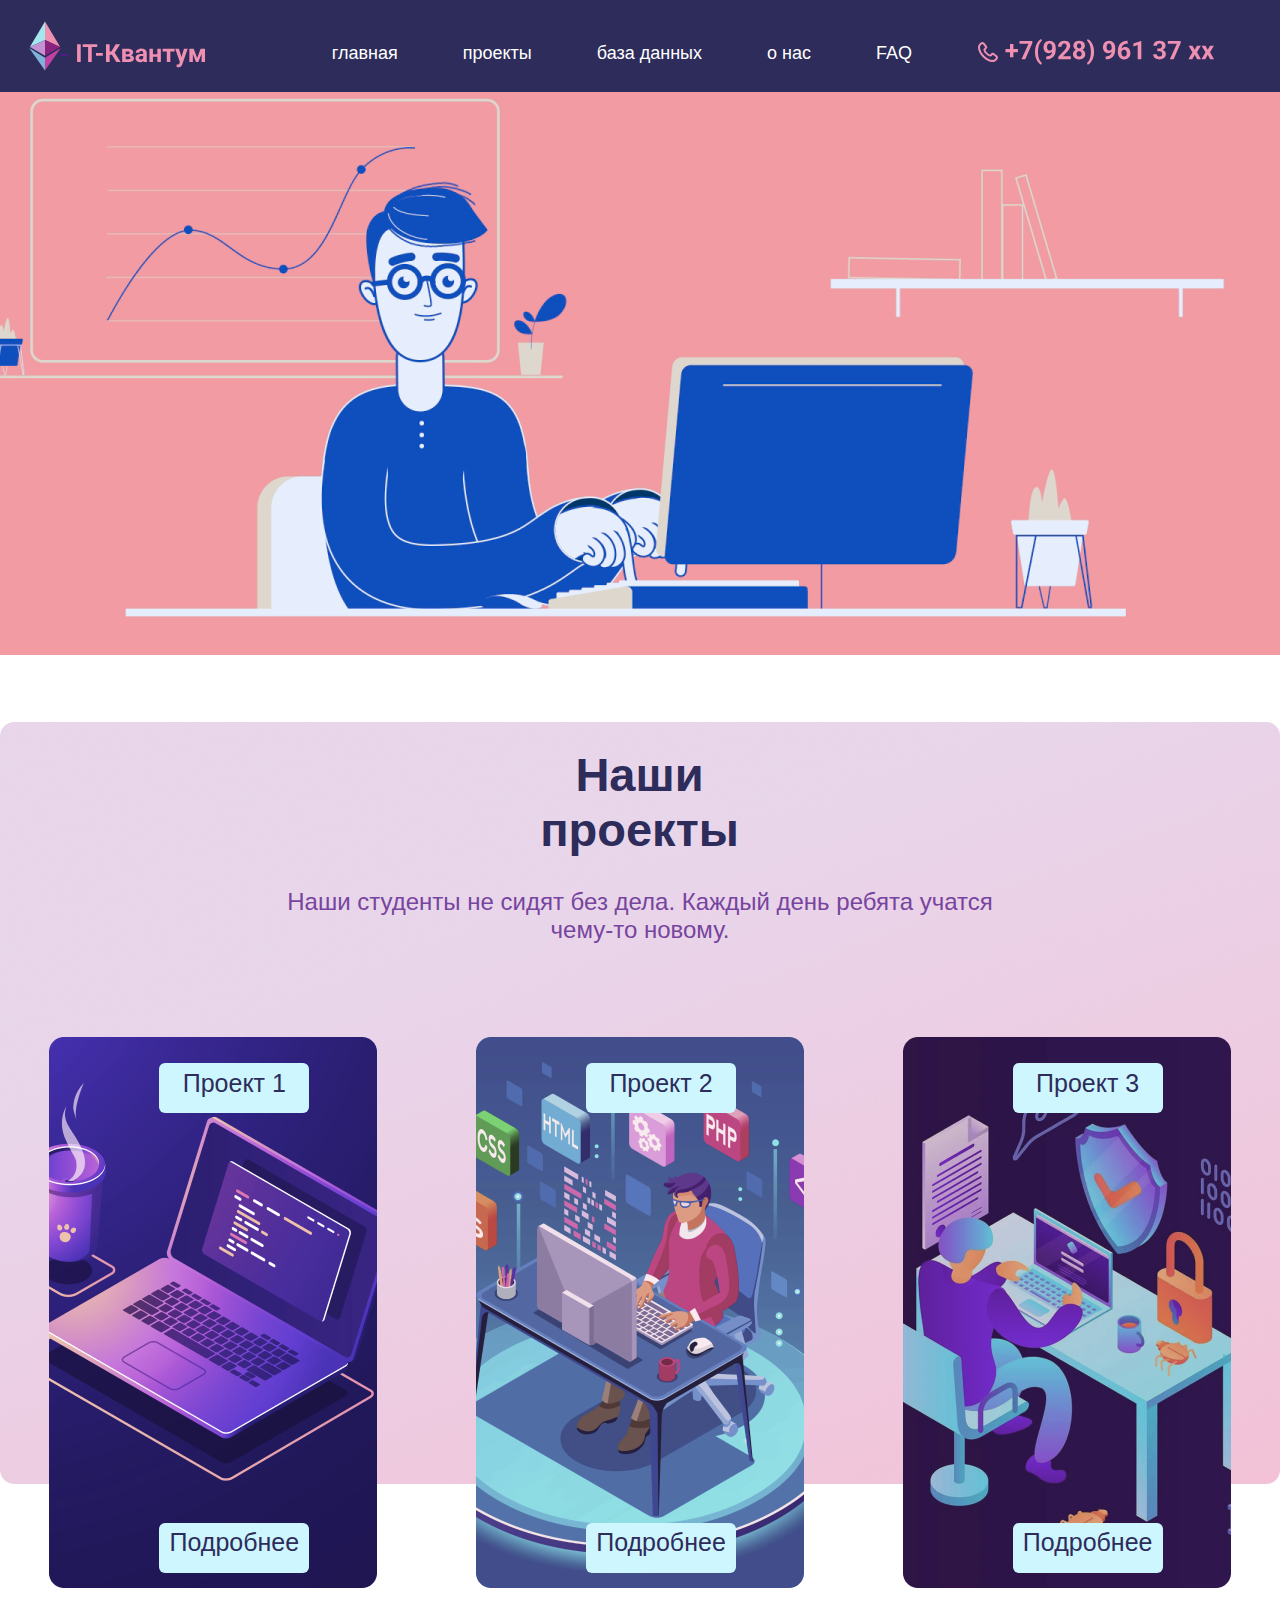
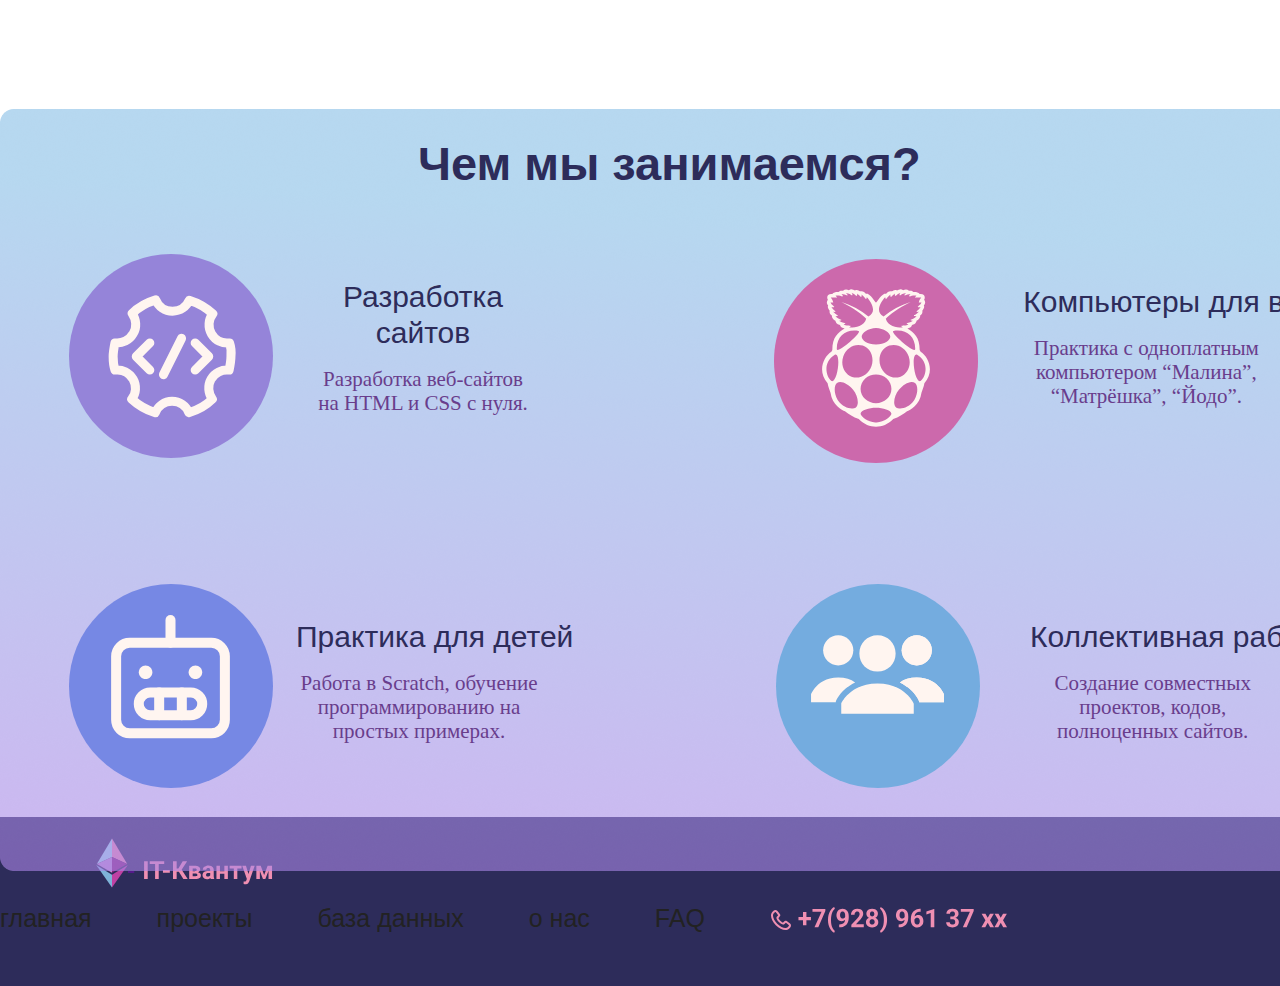
<file: index.html>
<!DOCTYPE html>
<html lang="en">
<head>
    <meta charset="UTF-8">
    <meta http-equiv="X-UA-Compatible" content="IE=edge">
    <meta name="viewport" content="width=device-width, initial-scale=1.0">
    <title>Document</title>
    <link rel="stylesheet" href="./css/index.css">
</head>
<body>
    <header class="header">
        <div class="wrapper">
            <div class="header__wrapper">
                <div class="header__logo">
                    <a href="" class="header__logo-link">
                        <img src="./image/svg/Ethereum.svg" alt="#" class="header__logo-link" >
                    </a>
                    <a href="" class="header__logo-linkkk">
                        <img src="./image/svg/IT-Квантум.svg" alt="#" class="header__logo-linkkk">
                    </a>
                </div>
           
            
           <nav class="header__nav">
                <ul class="header__list">
                    <li class="header__item">
                        <a href="./index.html" class="header__link">главная</a>
                    </li>
                    
                    <li class="header__item">
                        <a href="#" class="header__link">проекты</a>
                    </li>
                    
                    <li class="header__item">
                        <a href="./bazaznaniy.html"class="header__link">база данных</a>
                    </li>
                    
                    <li class="header__item" >
                        <a href="#" class="header__link">o нас</a>
                    </li>
                    
                    <li class="header__item">
                        <a href="#" class="header__link">FAQ</a>
                    </li>
                    
                    <li class="header__item">
                        <img src="./image/svg/Vector.svg" alt="#" class="header__link" >
                        <img src="./image/svg/+7(928) 961 37 xx.svg" alt="#" class="header__link" width="210px" height="30px">
                    </li>
                </ul>
            </nav>
        </div>
    </div>
</header>

<main class="main">
    <section class="intro"></section>




    <section class="block2"></section>
</main>


<section class="project">
    <div class="project__wrap">
            <h2 class="project__title">
                Наши проекты
            </h2>
            <p class="project__title-2">
                Наши студенты не сидят без дела. Каждый день ребята учатся чему-то новому.
            </p>
           
    
        <div class="sdasde">
            <div class="project-1">
                <div class="project__button">
                        <img src="image/svg/Rectangle 1.png" alt="#">
                        <p class="w"> Проект 1</p>
                        <a href="#" class="h">Подробнее</a>
                </div>
            </div>
            <div class="project-1">
                <div class="project__button">
                    <img src="image/svg/Rectangle 3.png" alt="#">
                    <p class="w"> Проект 2</p>
                    <a href="#" class="h">Подробнее</a>
                </div>
            </div>
            <div class="project-1">
                <div class="project__button">
                    <img src="image/svg/Rectangle2 (1).png" alt="#">
                    <p class="w"> Проект 3</p>
                    <a href="#" class="h">Подробнее</a>
                </div>
            </div>
        </div>



<div class="block">
    <div class="block__wrapp">
        <h1 class="block__title">Чем мы занимаемся?</h1>
        <div class="block__cards__wrapp">
        
            <div class="block__card">
                <img src="./image/svg/круг 1.svg" alt="" width="204px" height="204px"  class="ttt"> 
                <img src="./image/svg/code_icon.svg" alt="" class="ph">
                    <div class="block__p">
                        <h2 class="d">Разработка <br> сайтов</h2>
                        <p class="block__ppp">Разработка веб-сайтов <br> на HTML и CSS с нуля.</p>
                    </div> 
            </div>
            
            
            <div class="block__card">
                <img src="./image/svg/круг 2.svg" alt="" width="204px" height="204px" class="tt">
                <img src="./image/svg/robot_icon_2.svg" alt="" class="php">
                <div class="block__k">
                    <h2 class="d">Практика для детей</h2>
                    <p class="block__ppp">Работа в Scratch, обучение программированию на простых примерах.</p>
                </div>
            </div>
     

            <div class="block__card">
                <img src="./image/svg/круг3.svg" alt="" width="204px" height="204px" class="ppp">
                <img src="./image/svg/path5175-4.svg" alt="" class="kkk">
                <div class="block__l">
                    <h2 class="d">Компьютеры для всех</h2>
                    <p class="block__ppp">Практика с одноплатным компьютером “Малина”, “Матрёшка”, “Йодо”.</p>
                </div>
            </div>
            
            
            <div class="block__card">
                <img src="./image/svg/круг 4.svg" alt="" width="204px" height="204px" class="ggg">
                <img src="./image/svg/people_icon.svg" alt="" class="rrr">
                <div class="block__y">
                    <h2 class="d">Коллективная работа</h2>
                    <p class="block__ppp">Создание совместных проектов, кодов, полноценных сайтов.</p>
                </div>
            </div>
        </div>
    </div>
</div>

</section>

<main class="main1">
    

   <header class="header1">
        <div class="wrapper1">
            <div class="header__wrapper1">
                <div class="header__logo1">
                    <a href="" class="header__logo-link1">
                        <img src="./image/svg/Ethereum.svg" alt="#" class="header__logo-link1" >
                    </a>
                    <a href="" class="header__logo-linkkk1">
                        <img src="./image/svg/IT-Квантум.svg" alt="#" class="header__logo-linkkk1">
                    </a>
                </div>
           
            
           <nav class="header__nav1">
                <ul class="header__list1">
                    <li class="header__item1">
                       главная
                   </li>
                    
                    <li class="header__item1">
                       проекты
                    </li>
                    
                    <li class="header__item1">
                       база данных
                    </li>
                    
                    <li class="header__item1" >
                        o нас
                    </li>
                    
                    <li class="header__item1">
                        FAQ
                    </li>
                    
                    <li class="header__item1">
                        <img src="./image/svg/Vector.svg" alt="#" class="header__link1" >
                        <img src="./image/svg/+7(928) 961 37 xx.svg" alt="#" class="header__link1" width="210px" height="30px">
                    </li>
                </ul>
            </nav>
        </div>
    </div>

</header>

</main>


</body>
</html>
</file>
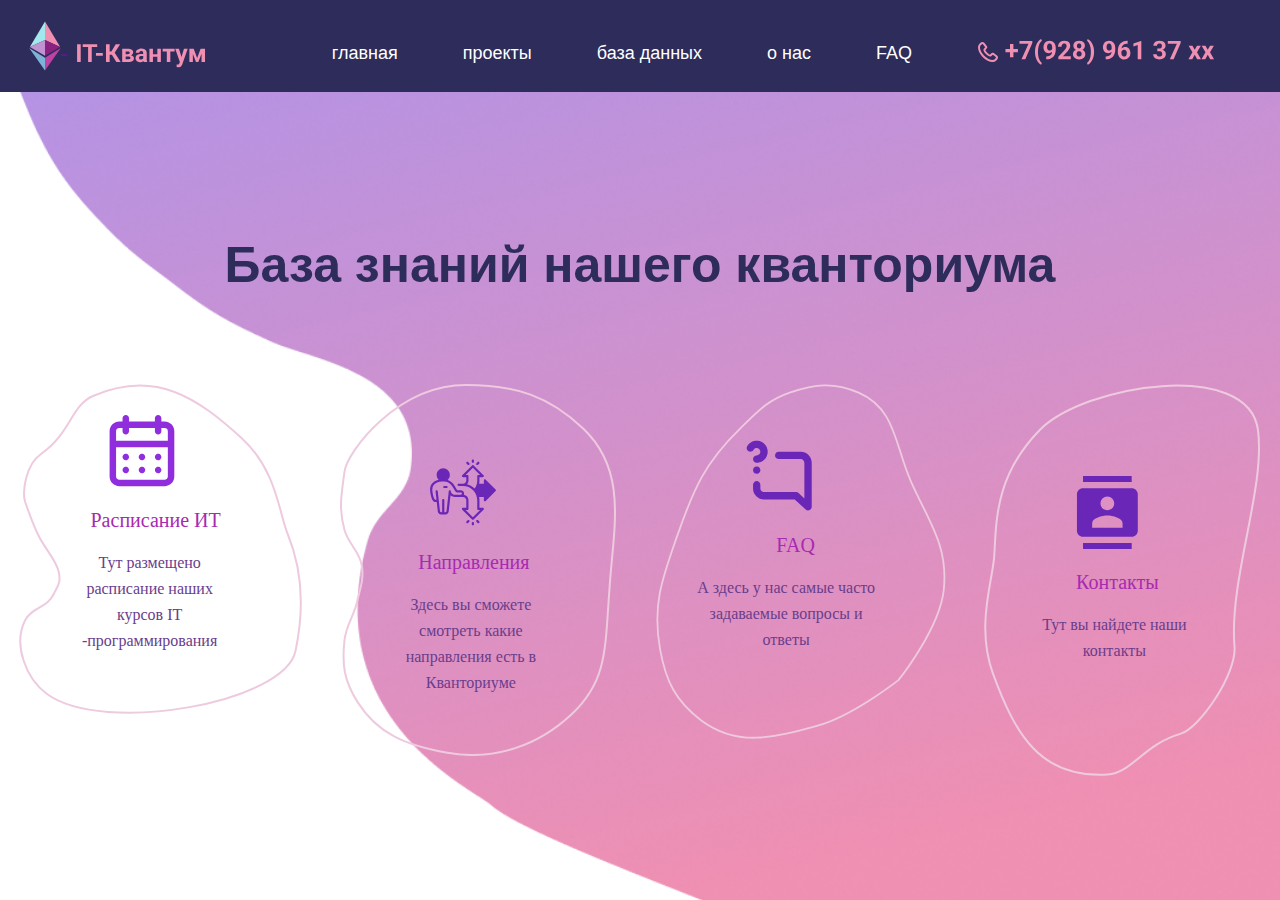
<file: bazaznaniy.html>
<!DOCTYPE html>
<html lang="en">
<head>
    <meta charset="UTF-8">
    <meta http-equiv="X-UA-Compatible" content="IE=edge">
    <meta name="viewport" content="width=device-width, initial-scale=1.0">
    <title>bazaznaniy</title>
    <link rel="stylesheet" href="./css/bazaznaniy.css">
</head>
<body>
    
    
    
    <header class="header">
        <div class="wrapper">
            <div class="header__wrapper">
                <div class="header__logo">
                    <a href="" class="header__logo-link">
                        <img src="./image/svg/Ethereum.svg" alt="#" class="header__logo-link" >
                    </a>
                    <a href="" class="header__logo-linkkk">
                        <img src="./image/svg/IT-Квантум.svg" alt="#" class="header__logo-linkkk">
                    </a>
                </div>
           
            
           <nav class="header__nav">
                <ul class="header__list">
                    <li class="header__item">
                        <a href="./index.html" class="header__link">главная</a>
                    </li>
                    
                    <li class="header__item">
                        <a href="#" class="header__link">проекты</a>
                    </li>
                    
                    <li class="header__item">
                        <a href="./bazaznaniy.html"class="header__link">база данных</a>
                    </li>
                    
                    <li class="header__item" >
                        <a href="#" class="header__link">o нас</a>
                    </li>
                    
                    <li class="header__item">
                        <a href="#" class="header__link">FAQ</a>
                    </li>
                    
                    <li class="header__item">
                        <img src="./image/svg/Vector.svg" alt="#" class="header__link" >
                        <img src="./image/svg/+7(928) 961 37 xx.svg" alt="#" class="header__link" width="210px" height="30px">
                    </li>
                </ul>
            </nav>
        </div>
    </div>


   
   
</header>
   
   
    <div class="kokokokokoook">
            <h1 class="rrrrrrrrrsads">База знаний нашего кванториума</h1>
    
     <div class="sdasde">
       
        <div class="project-1">
            <div class="project__button">
                    <img src="./image/bazaznaniy/Vector 1.svg" alt="#" >
                    <img id="image-1    " src="./image/bazaznaniy/Raspisanie.svg" alt="" class="gggggggggfffff">
                    <a href="./raspisanie.html" class="lojlo">Расписание ИТ</a>
                    <p class="lklklklkl">Тут размещено расписание наших <br> курсов IT <br> -программирования </p>
        
            </div>
        </div>
        
        <div class="project-1">
            <div class="project__button">
                <img src="./image/bazaznaniy/Vector 2.svg"alt="#">
                <img src="./image/bazaznaniy/path3220.svg" alt="" class="gggggggggfffff">
                    <a href="" class="pplp">Направления</a>
                    <p class="lklklklkl">Здесь вы сможете смотреть какие направления есть в Кванториуме</p>
              
            </div>
        </div>
        
        <div class="project-1">
            <div class="project__button">
                <img src="./image/bazaznaniy/Vector 3.svg"alt="#">
                <img src="./image/bazaznaniy/FAQ.svg" alt="" class="gggggggggfffff">
                    <a href="" class="lojlo">FAQ</a>
                    <p class="lklklklkl">А здесь у нас самые часто задаваемые вопросы и ответы</p>
                
            </div>
        </div>
        
        <div class="project-1">
            <div class="project__button">
                <img src="./image/bazaznaniy/Vector 4.svg" alt="#">
                <img id="image-4" src="./image/bazaznaniy/kontakti.svg" alt="" class="gggggggggfffff">
                    <a href="" class="lojlo">Контакты</a>
                    <p class="lklklklkl">Тут вы найдете наши контакты</p>

            </div>
        </div> 
    
    </div>
    

</div>



</body>
</html>
</file>
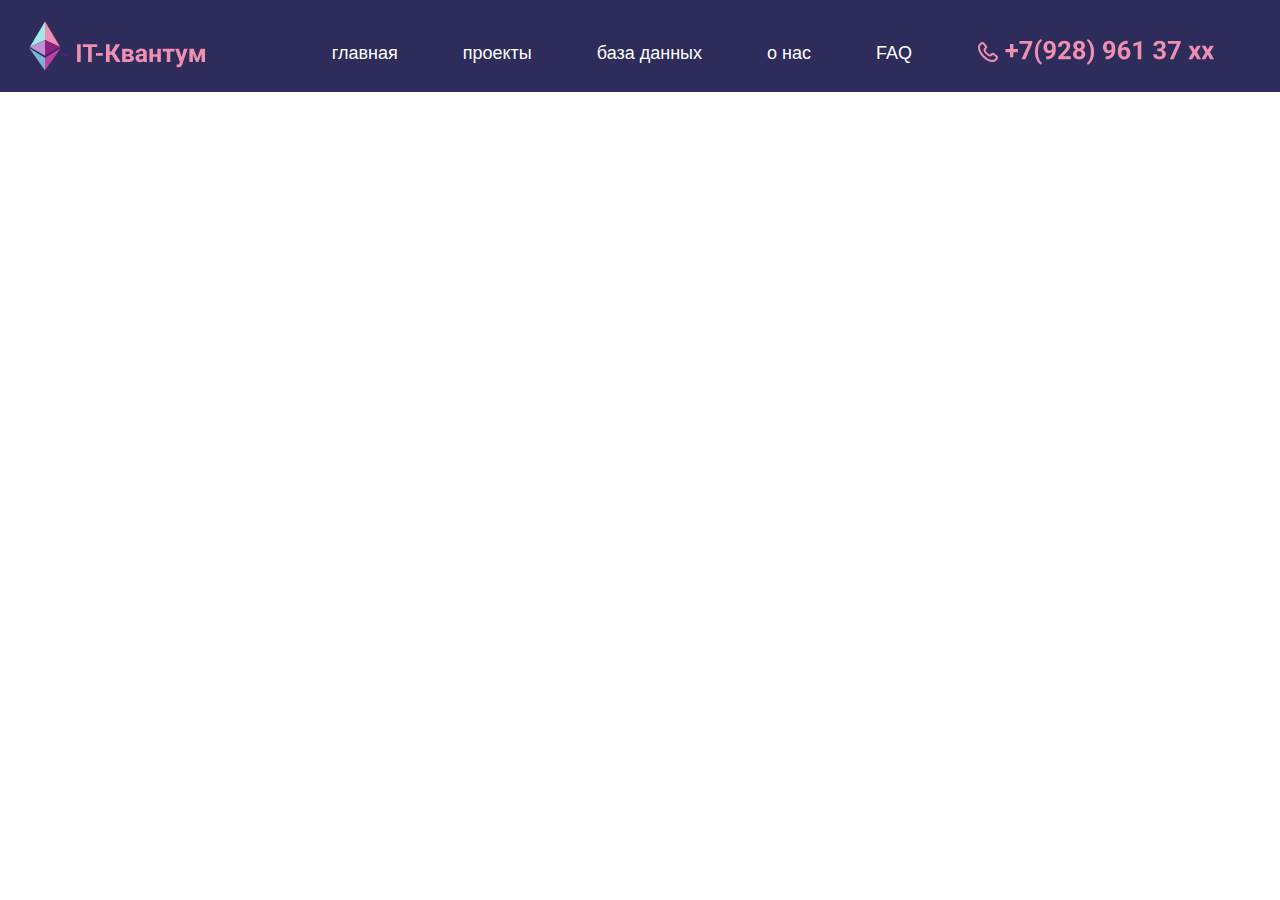
<file: kvantum.html>
<!DOCTYPE html>
<html lang="en">
<head>
    <meta charset="UTF-8">
    <meta http-equiv="X-UA-Compatible" content="IE=edge">
    <meta name="viewport" content="width=device-width, initial-scale=1.0">
    <title>kvantum</title>
    <link rel="stylesheet" href="./css/kvantum.css">
</head>
<body>
    
    <section class="rerew">
    
    <header class="header">
        <div class="wrapper">
            <div class="header__wrapper">
                <div class="header__logo">
                    <a href="" class="header__logo-link">
                        <img src="./image/svg/Ethereum.svg" alt="#" class="header__logo-link" >
                    </a>
                    <a href="" class="header__logo-linkkk">
                        <img src="./image/svg/IT-Квантум.svg" alt="#" class="header__logo-linkkk">
                    </a>
                </div>
           
            
           <nav class="header__nav">
                <ul class="header__list">
                    <li class="header__item">
                        <a href="./index.html" class="header__link">главная</a>
                    </li>
                    
                    <li class="header__item">
                        <a href="#" class="header__link">проекты</a>
                    </li>
                    
                    <li class="header__item">
                        <a href="./bazaznaniy.html"class="header__link">база данных</a>
                    </li>
                    
                    <li class="header__item" >
                        <a href="#" class="header__link">o нас</a>
                    </li>
                    
                    <li class="header__item">
                        <a href="#" class="header__link">FAQ</a>
                    </li>
                    
                    <li class="header__item">
                        <img src="./image/svg/Vector.svg" alt="#" class="header__link" >
                        <img src="./image/svg/+7(928) 961 37 xx.svg" alt="#" class="header__link" width="210px" height="30px">
                    </li>
                </ul>
            </nav>
        </div>
    </div>


   
   
</header>
   
   
</section>

</body>
</html>
</file>
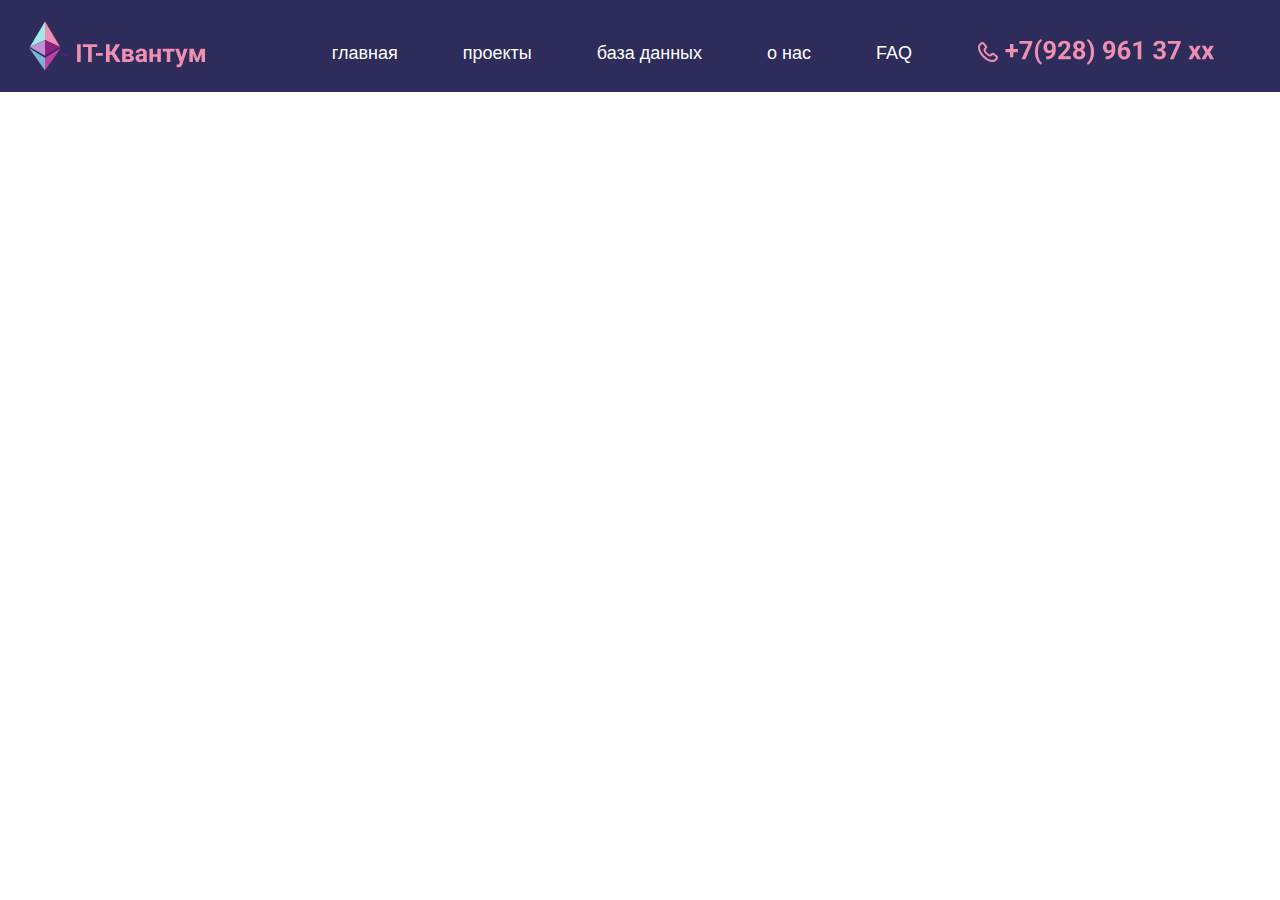
<file: napravleniya.html>
<!DOCTYPE html>
<html lang="en">
<head>
    <meta charset="UTF-8">
    <meta http-equiv="X-UA-Compatible" content="IE=edge">
    <meta name="viewport" content="width=device-width, initial-scale=1.0">
    <title>napravleniya</title>
    <link rel="stylesheet" href="./css/napravleniye.css">
</head>
<body>
    <section class="wrap">
    <header class="header">
        <div class="wrapper">
            <div class="header__wrapper">
                <div class="header__logo">
                    <a href="" class="header__logo-link">
                        <img src="./image/svg/Ethereum.svg" alt="#" class="header__logo-link" >
                    </a>
                    <a href="" class="header__logo-linkkk">
                        <img src="./image/svg/IT-Квантум.svg" alt="#" class="header__logo-linkkk">
                    </a>
                </div>
           
            
           <nav class="header__nav">
                <ul class="header__list">
                    <li class="header__item">
                        <a href="./index.html" class="header__link">главная</a>
                    </li>
                    
                    <li class="header__item">
                        <a href="#" class="header__link">проекты</a>
                    </li>
                    
                    <li class="header__item">
                        <a href="./bazaznaniy.html"class="header__link">база данных</a>
                    </li>
                    
                    <li class="header__item" >
                        <a href="#" class="header__link">o нас</a>
                    </li>
                    
                    <li class="header__item">
                        <a href="#" class="header__link">FAQ</a>
                    </li>
                    
                    <li class="header__item">
                        <img src="./image/svg/Vector.svg" alt="#" class="header__link" >
                        <img src="./image/svg/+7(928) 961 37 xx.svg" alt="#" class="header__link" width="210px" height="30px">
                    </li>
                </ul>
            </nav>
        </div>
    </div>


   
   
</header>
   
</section>
   
</body>
</html>
</file>
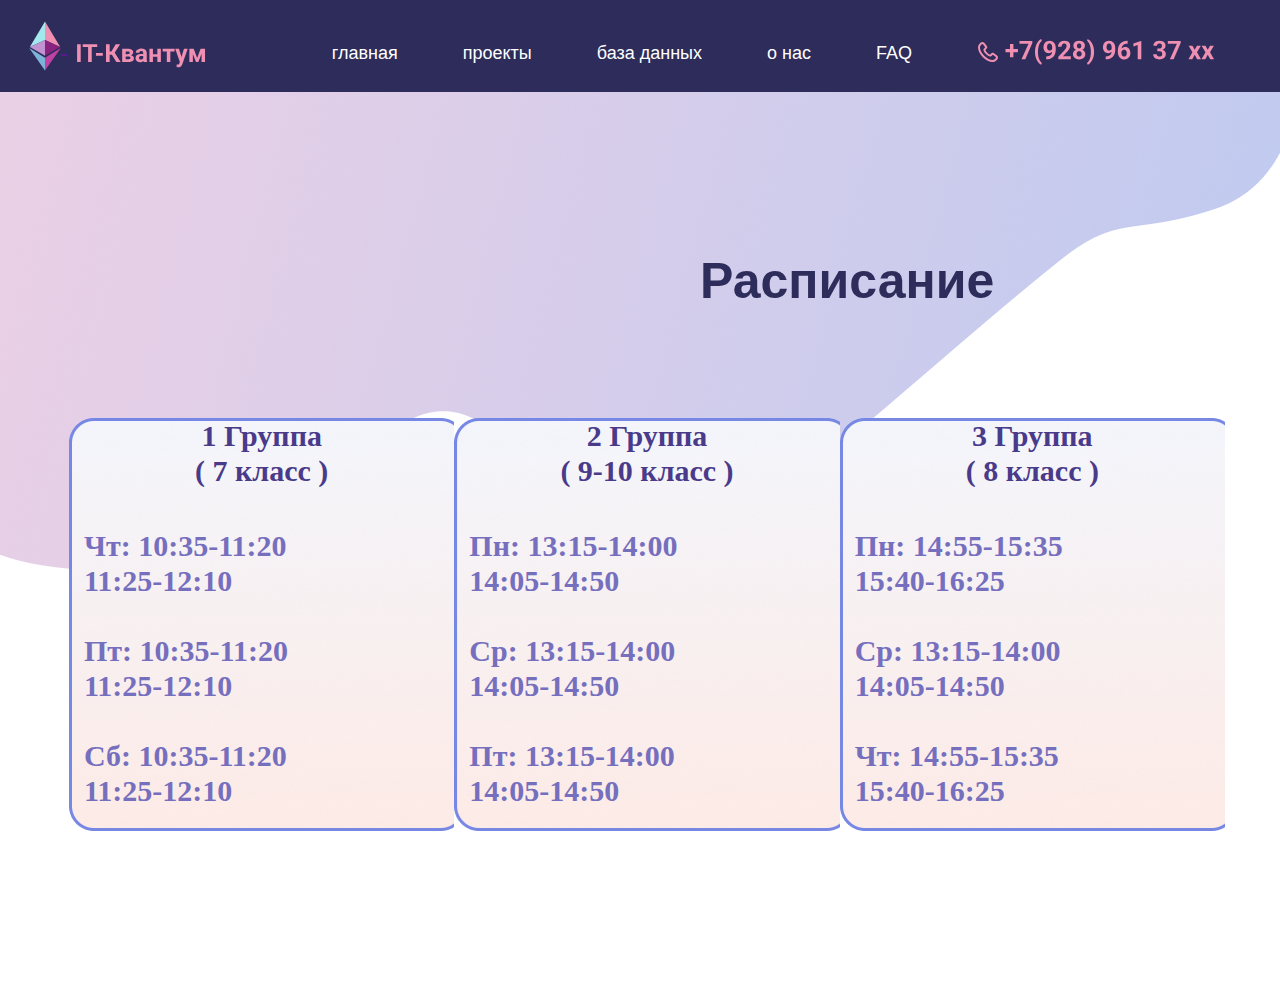
<file: raspisanie.html>
<!DOCTYPE html>
<html lang="en">
<head>
    <meta charset="UTF-8">
    <meta http-equiv="X-UA-Compatible" content="IE=edge">
    <meta name="viewport" content="width=device-width, initial-scale=1.0">
    <title>bazaznaniy</title>
    <link rel="stylesheet" href="./css/raspisanie.css">
</head>
<body>
    
<header class="header">
    <div class="wrapper">
        <div class="header__wrapper">
            <div class="header__logo">
                <a href="" class="header__logo-link">
                    <img src="./image/svg/Ethereum.svg" alt="#" class="header__logo-link" >
                </a>
                <a href="" class="header__logo-linkkk">
                    <img src="./image/svg/IT-Квантум.svg" alt="#" class="header__logo-linkkk">
                </a>
            </div>
           
            
        <nav class="header__nav">
            <ul class="header__list">
                <li class="header__item">
                    <a href="./index.html" class="header__link">главная</a>
                </li>
                    
                <li class="header__item">
                    <a href="#" class="header__link">проекты</a>
                </li>
                    
                <li class="header__item">
                    <a href="./bazaznaniy.html"class="header__link">база данных</a>
                </li>
                    
                <li class="header__item" >
                    <a href="#" class="header__link">o нас</a>
                </li>
                    
                <li class="header__item">
                    <a href="#" class="header__link">FAQ</a>
                </li>
                    
                <li class="header__item">
                    <img src="./image/svg/Vector.svg" alt="#" class="header__link" >
                    <img src="./image/svg/+7(928) 961 37 xx.svg" alt="#" class="header__link" width="210px" height="30px">
                </li>
            </ul>
        </nav>
    </div>
</div>
</header>












<section class="raspisanie">
    <div class="raspisanie__wrap">
        <h1 class="raspisanie__title">Расписание</h1>
         
        <div class="elements__wrap">
            <div class="raspisanie__elements">
                <h2 class="element__title">1 Группа<br>( 7 класс )</h2>
                <p class="element__text">
                    Чт: 10:35-11:20 <br> 11:25-12:10 <br>
                    <br>
                    Пт: 10:35-11:20 <br> 11:25-12:10 <br>
                    <br>
                    Сб: 10:35-11:20 <br> 11:25-12:10 <br> 
                </p>
            </div>
        
            <div class="raspisanie__elements">
                <h2 class="element__title">2 Группа<br>( 9-10 класс )</h2>
                <p class="element__text">
                    Пн: 13:15-14:00 <br> 14:05-14:50 <br>
                    <br>
                    Ср: 13:15-14:00 <br> 14:05-14:50 <br>
                    <br>
                    Пт: 13:15-14:00 <br> 14:05-14:50 <br> 
                </p>

            </div>
            
            <div class="raspisanie__elements">
                <h2 class="element__title">3 Группа<br>( 8 класс )</h2>
                <p class="element__text">
                    Пн: 14:55-15:35 <br> 15:40-16:25 <br>
                    <br>
                    Ср: 13:15-14:00 <br> 14:05-14:50 <br>
                    <br>
                    Чт: 14:55-15:35 <br> 15:40-16:25 
                </p>

            </div>
        </div>

    </div>
</section>

</body>
</file>
<file: css/index.css>
/* http://meyerweb.com/eric/tools/css/reset/
   v2.0-modified | 20110126
   License: none (public domain)
*/

html, body, div, span, applet, object, iframe,
h1, h2, h3, h4, h5, h6, p, blockquote, pre,
a, abbr, acronym, address, big, cite, code,
del, dfn, em, img, ins, kbd, q, s, samp,
small, strike, strong, sub, sup, tt, var,
b, u, i, center,
dl, dt, dd, ol, ul, li,
fieldset, form, label, legend,
table, caption, tbody, tfoot, thead, tr, th, td,
article, aside, canvas, details, embed,
figure, figcaption, footer, header, hgroup,
menu, nav, output, ruby, section, summary,
time, mark, audio, video {
  margin: 0;
	padding: 0;
	border: 0;
	font-size: 100%;
	font: inherit;
	vertical-align: baseline;
}

/* make sure to set some focus styles for accessibility */
:focus {
    outline: 0;
}

/* HTML5 display-role reset for older browsers */
article, aside, details, figcaption, figure,
footer, header, hgroup, menu, nav, section {
	display: block;
}

body {
	line-height: 1;
}

ol, ul {
	list-style: none;
}

blockquote, q {
	quotes: none;
}

blockquote:before, blockquote:after,
q:before, q:after {
	content: '';
	content: none;
}

table {
	border-collapse: collapse;
	border-spacing: 0;
}

input[type=search]::-webkit-search-cancel-button,
input[type=search]::-webkit-search-decoration,
input[type=search]::-webkit-search-results-button,
input[type=search]::-webkit-search-results-decoration {
    -webkit-appearance: none;
    -moz-appearance: none;
}

input[type=search] {
    -webkit-appearance: none;
    -moz-appearance: none;
    -webkit-box-sizing: content-box;
    -moz-box-sizing: content-box;
    box-sizing: content-box;
}

textarea {
    overflow: auto;
    vertical-align: top;
    resize: vertical;
}

/**
 * Correct `inline-block` display not defined in IE 6/7/8/9 and Firefox 3.
 */




/**
 * Address styling not present in IE 7/8/9, Firefox 3, and Safari 4.
 * Known issue: no IE 6 support.
 */

[hidden] {
    display: none;
}


html {
    font-size: 100%; /* 1 */
    -webkit-text-size-adjust: 100%; /* 2 */
    -ms-text-size-adjust: 100%; /* 2 */
}

a:focus {
    outline: thin dotted;
}

/**
 * Improve readability when focused and also mouse hovered in all browsers.
 */

a:active,
a:hover {
    outline: 0;
}

/**
 * 1. Remove border when inside `a` element in IE 6/7/8/9 and Firefox 3.
 * 2. Improve image quality when scaled in IE 7.
 */

img {
    border: 0; /* 1 */
    -ms-interpolation-mode: bicubic; /* 2 */
}

/**
 * Address margin not present in IE 6/7/8/9, Safari 5, and Opera 11.
 */

figure {
    margin: 0;
}

/**
 * Correct margin displayed oddly in IE 6/7.
 */

form {
    margin: 0;
}

/**
 * Define consistent border, margin, and padding.
 */

fieldset {
    border: 1px solid #c0c0c0;
    margin: 0 2px;
    padding: 0.35em 0.625em 0.75em;
}

/**
 * 1. Correct color not being inherited in IE 6/7/8/9.
 * 2. Correct text not wrapping in Firefox 3.
 * 3. Correct alignment displayed oddly in IE 6/7.
 */

legend {
    border: 0; /* 1 */
    padding: 0;
    white-space: normal; /* 2 */
    *margin-left: -7px; /* 3 */
}

button,
input,
select,
textarea {
    font-size: 100%; /* 1 */
    margin: 0; /* 2 */
    vertical-align: baseline; /* 3 */
    *vertical-align: middle; /* 3 */
}

/**
 * Address Firefox 3+ setting `line-height` on `input` using `!important` in
 * the UA stylesheet.
 */

button,
input {
    line-height: normal;
}

/**
 * Address inconsistent `text-transform` inheritance for `button` and `select`.
 * All other form control elements do not inherit `text-transform` values.
 * Correct `button` style inheritance in Chrome, Safari 5+, and IE 6+.
 * Correct `select` style inheritance in Firefox 4+ and Opera.
 */

button,
select {
    text-transform: none;
}

/**
 * 1. Avoid the WebKit bug in Android 4.0.* where (2) destroys native `audio`
 *    and `video` controls.
 * 2. Correct inability to style clickable `input` types in iOS.
 * 3. Improve usability and consistency of cursor style between image-type
 *    `input` and others.
 * 4. Remove inner spacing in IE 7 without affecting normal text inputs.
 *    Known issue: inner spacing remains in IE 6.
 */

button,
html input[type="button"], /* 1 */
input[type="reset"],
input[type="submit"] {
    -webkit-appearance: button; /* 2 */
    cursor: pointer; /* 3 */
    *overflow: visible;  /* 4 */
}

/**
 * Re-set default cursor for disabled elements.
 */

button[disabled],
html input[disabled] {
    cursor: default;
}

/**
 * 1. Address box sizing set to content-box in IE 8/9.
 * 2. Remove excess padding in IE 8/9.
 * 3. Remove excess padding in IE 7.
 *    Known issue: excess padding remains in IE 6.
 */

input[type="checkbox"],
input[type="radio"] {
    box-sizing: border-box; /* 1 */
    padding: 0; /* 2 */
    *height: 13px; /* 3 */
    *width: 13px; /* 3 */
}

/**
 * 1. Address `appearance` set to `searchfield` in Safari 5 and Chrome.
 * 2. Address `box-sizing` set to `border-box` in Safari 5 and Chrome
 *    (include `-moz` to future-proof).
 */

input[type="search"] {
    -webkit-appearance: textfield; /* 1 */
    -moz-box-sizing: content-box;
    -webkit-box-sizing: content-box; /* 2 */
    box-sizing: content-box;
}

/**
 * Remove inner padding and search cancel button in Safari 5 and Chrome
 * on OS X.
 */

input[type="search"]::-webkit-search-cancel-button,
input[type="search"]::-webkit-search-decoration {
    -webkit-appearance: none;
}

/**
 * Remove inner padding and border in Firefox 3+.
 */

button::-moz-focus-inner,
input::-moz-focus-inner {
    border: 0;
    padding: 0;
}

/**
 * 1. Remove default vertical scrollbar in IE 6/7/8/9.
 * 2. Improve readability and alignment in all browsers.
 */

textarea {
    overflow: auto; /* 1 */
    vertical-align: top; /* 2 */
}

/**
 * Remove most spacing between table cells.
 */

table {
    border-collapse: collapse;
    border-spacing: 0;
}

html,
button,
input,
select,
textarea {
    color: #222;
}


::-moz-selection {
    background: #b3d4fc;
    text-shadow: none;
}

::selection {
    background: #b3d4fc;
    text-shadow: none;
}

img {
    vertical-align: middle;
}

fieldset {
    border: 0;
    margin: 0;
    padding: 0;
}

textarea {
    resize: vertical;
}

.chromeframe {
    margin: 0.2em 0;
    background: #ccc;
    color: #000;
    padding: 0.2em 0;
}

/* lato-regular - latin */
@font-face {
    font-family: 'Lato';
    font-style: normal;
    font-weight: 400;
    src: local('Lato Regular'), local('Lato-Regular'),
         url('../fonts/lato-v15-latin-regular.woff2') format('woff2'), /* Chrome 26+, Opera 23+, Firefox 39+ */
         url('../fonts/lato-v15-latin-regular.woff') format('woff'); /* Chrome 6+, Firefox 3.6+, IE 9+, Safari 5.1+ */
  }
  /* lato-700 - latin */
  @font-face {
    font-family: 'Lato';
    font-style: normal;
    font-weight: 700;
    src: local('Lato Bold'), local('Lato-Bold'),
         url('../fonts/lato-v15-latin-700.woff2') format('woff2'), /* Chrome 26+, Opera 23+, Firefox 39+ */
         url('../fonts/lato-v15-latin-700.woff') format('woff'); /* Chrome 6+, Firefox 3.6+, IE 9+, Safari 5.1+ */
  }
  /* lato-900 - latin */
  @font-face {
    font-family: 'Lato';
    font-style: normal;
    font-weight: 900;
    src: local('Lato Black'), local('Lato-Black'),
         url('../fonts/lato-v15-latin-900.woff2') format('woff2'), /* Chrome 26+, Opera 23+, Firefox 39+ */
         url('../fonts/lato-v15-latin-900.woff') format('woff'); /* Chrome 6+, Firefox 3.6+, IE 9+, Safari 5.1+ */
  }




























  html{
    box-sizing: border-box;
    font-size: 25px;
}
*, *::before, *::after{
    box-sizing: inherit;
}

body{
    
    font-style: normal;
    line-height: 1.2;
    font-weight: normal;
    
}



/* Header styles start */

.header{
    max-height: 100px;
    top: 0;
    left: 0;
    width: 100%;
    background-color:#2D2C5A;
}
.header__wrapper{
    display: flex;
    flex-wrap: wrap;
    align-items: flex-end;
    justify-content: space-between;
    
   
}
.header__list{
    display: flex;
    flex-wrap: wrap;
}
.header__logo{
    display: block;
    margin-top: 21px;
    margin-left: 29px;
    margin-bottom: 21px;
}
.header__logo-link{
    margin-left: px;
}

.header__logo-linkkk{
    margin-top: 20px;
    margin-left: 5px;
}

.header__item{
    font-family:'Gill Sans', 'Gill Sans MT', Calibri, 'Trebuchet MS', sans-serif;
    margin-right: 65px;
    margin-bottom: 25px;
    display: block;
    
}
.header-nav{
    display: block;
    max-width: 798px;
}


.header__link{
    font-size: 18px;
    line-height: 24px;
    color: white;
    text-decoration: none;
}
.header__link:hover, .header__link:focus, .header__link:active{
    opacity: .75;
}


/* Header styles end */



/* Intro styles start */

.intro{
    height: 563px;
    background: url(../image/svg/Rectangle\ 9.jpg) no-repeat center;
    background-size: cover;
   
}

/* Intro styles end */



/* Project styles start */

.project__wrap {
        max-width: 1356px;
        background: url(../image/svg/Rectangle\ 13.jpg);
        margin: 0 auto;
        height: 762px;
        border-radius: 14px;
        transform: translateY(67px);
                }

.project__title {
    font-style: normal;
    font-weight: 700;
    font-size: 47px;
    line-height: 55px;
    text-align: center;
    color: #2D2C5A;
    padding-top: 25px;
    padding-left: 481px;
    padding-right: 482px;
    padding-bottom: 31px;
    left: 0;
    font-family:'Gill Sans', 'Gill Sans MT', Calibri, 'Trebuchet MS', sans-serif;
        }


        
.project__title-2 {
    font-style: normal;
    font-weight: 500;
    font-size: 24px;
    line-height: 28px;
    padding-top: 0 auto;
    padding-left: 253px;
    padding-right: 253px;
    padding-bottom: 93px;
    text-align: center;
    color: #77449F; 
    font-family:'Gill Sans', 'Gill Sans MT', Calibri, 'Trebuchet MS', sans-serif;    
}   


.project-1 {
    
    max-width: 328px;
    height: 551px;
    background: url() no-repeat;
    margin: 0 auto;
    
    border-radius: 15px;
    transform: translateY(0px); 
            }

.project-2 {
    
    max-width: 328px;
    height: 551px;
    background: url(../image/svg/Rectangle2.png) no-repeat;
    margin: 0 auto;

    border-radius: 15px;
   
 } 


.project-3 {
    
    width: 328px;
    height: 551px;
    background: url(../image/svg/Rectangle\ 3.png) no-repeat;
    border-radius: 15px;

   

} 

.sdasde {
    position: relative;
    display: flex;
    justify-content: space-around;
    text-align: center;
    
}

.project__button {

   text-align: center;
}

.w {
    position: absolute;
    bottom: 475px;
    left: 110px;
    color: #2D2C5A;
    background-color:#CEF6FF;
    border-radius: 6px;
    padding: 5px;
    width: 150px;
    height: 50px;
    text-align: center;
    font-family: 'Trebuchet MS', 'Lucida Sans Unicode', 'Lucida Grande', 'Lucida Sans', Arial, sans-serif;
}

.h {
        position: absolute;
        bottom: 15px;
        left: 110px;
        color:#2D2C5A;
        background-color:#CEF6FF;
        border-radius: 6px;
        padding: 7px;
        width: 150px;
        height: 50px;
        text-align: center;
        font-family: 'Trebuchet MS', 'Lucida Sans Unicode', 'Lucida Grande', 'Lucida Sans', Arial, sans-serif;
        line-height: 24px;
        text-decoration: none;
    }
    


/* Projekt styles end */




.block__wrapp   {
    position: absolute;
    width: 1356px;
    height: 762px;
    background: url(../image/svg/фон\ 3.png);
    margin-top: 121px;
    text-align: center;
                }

.block__title   {
    position: absolute;
    font-style: normal;
    font-weight: 700;
    font-size: 47px;
    line-height: 55px;
    color: #2D2C5A;
    font-family:'Gill Sans', 'Gill Sans MT', Calibri, 'Trebuchet MS', sans-serif;
    font-style: normal;
    margin-left: 418px;
    margin-top: 27px;
}



.block__cards__wrapp {
   display: flex    ;


}


.ttt {
    position: absolute;
    left: 69px;
    right: px;
    margin-top: 145px;
    text-align: center;
}
.ph {
    position: absolute;
    left: 100px;
    right: px;
    margin-top: 175px;
    text-align: center;
    }



    
    
.tt{
    position: absolute;
    left: 69px;
    margin-top: 475px;
    text-align: center;
}

.php {
    position: absolute;
    left: 110px;
    margin-top: 505px;
    text-align: center;
    }




.ppp {
    position: absolute;
    left: 774px;
    right: px;
    margin-top: 150px;
    text-align: center;
}

.kkk {
    position: absolute;
    left: 822px;
    right: px;
    margin-top: 180px;
    text-align: center;
}



.ggg{
    position: absolute;
    left: 776px;
    margin-top: 475px;
    text-align: center;
}

.rrr{
    position: absolute;
    left: 805px;
    margin-top: 490px;
    text-align: center;
}



.block__p {
    margin-top: 170px;
    margin-left:300px;
    
}

.block__k {
    margin-top: 510px;
    margin-left: -250px;
    
}


.block__l {
    margin-top: 175px;
    margin-left: 450px;
            }

.block__y   {
    margin-top: 510px;
    margin-left: -300px;
            }
.d {
    font-style: normal;
    font-size: 30px;
    text-align: center;
    color: #2D2C5A;
    font-family:'Gill Sans', 'Gill Sans MT', Calibri, 'Trebuchet MS', sans-serif;
}
.block__ppp {
    width: 246px;
    height: 114px;
    font-size: 21px;
    color:  #693D8C;
    line-height: 24px;
    text-align: center;
    margin-top: 16px;
}










.header1{
    height: 169px;
    margin-top: 1000px;
    left: 0;
    width: 100%;
    background-color:#2D2C5A;
}
.header__wrapper1{
    display: flex;
    flex-wrap: wrap;
    align-items: flex-end;
    justify-content: space-between;
    
   
}
.header__list1{
    display: flex;
    flex-wrap: wrap;
}
.header__logo1{
    display: block;
    margin-top: 21px;
    margin-left: 96px;
    margin-bottom: 15px;
}
.header__logo-link1{
    margin-left: px;
}

.header__logo-linkkk1{
    margin-top: 20px;
    margin-left: 5px;
}

.header__item1{
    font-family:'Gill Sans', 'Gill Sans MT', Calibri, 'Trebuchet MS', sans-serif;
    margin-right: 65px;
    margin-bottom: 25px;
    display: block;
    
}
</file>
<file: css/bazaznaniy.css>
/* http://meyerweb.com/eric/tools/css/reset/
   v2.0-modified | 20110126
   License: none (public domain)
*/

html, body, div, span, applet, object, iframe,
h1, h2, h3, h4, h5, h6, p, blockquote, pre,
a, abbr, acronym, address, big, cite, code,
del, dfn, em, img, ins, kbd, q, s, samp,
small, strike, strong, sub, sup, tt, var,
b, u, i, center,
dl, dt, dd, ol, ul, li,
fieldset, form, label, legend,
table, caption, tbody, tfoot, thead, tr, th, td,
article, aside, canvas, details, embed,
figure, figcaption, footer, header, hgroup,
menu, nav, output, ruby, section, summary,
time, mark, audio, video {
  margin: 0;
	padding: 0;
	border: 0;
	font-size: 100%;
	font: inherit;
	vertical-align: baseline;
}

/* make sure to set some focus styles for accessibility */
:focus {
    outline: 0;
}

/* HTML5 display-role reset for older browsers */
article, aside, details, figcaption, figure,
footer, header, hgroup, menu, nav, section {
	display: block;
}

body {
	line-height: 1;
}

ol, ul {
	list-style: none;
}

blockquote, q {
	quotes: none;
}

blockquote:before, blockquote:after,
q:before, q:after {
	content: '';
	content: none;
}

table {
	border-collapse: collapse;
	border-spacing: 0;
}

input[type=search]::-webkit-search-cancel-button,
input[type=search]::-webkit-search-decoration,
input[type=search]::-webkit-search-results-button,
input[type=search]::-webkit-search-results-decoration {
    -webkit-appearance: none;
    -moz-appearance: none;
}

input[type=search] {
    -webkit-appearance: none;
    -moz-appearance: none;
    -webkit-box-sizing: content-box;
    -moz-box-sizing: content-box;
    box-sizing: content-box;
}

textarea {
    overflow: auto;
    vertical-align: top;
    resize: vertical;
}

/**
 * Correct `inline-block` display not defined in IE 6/7/8/9 and Firefox 3.
 */




/**
 * Address styling not present in IE 7/8/9, Firefox 3, and Safari 4.
 * Known issue: no IE 6 support.
 */

[hidden] {
    display: none;
}


html {
    font-size: 100%; /* 1 */
    -webkit-text-size-adjust: 100%; /* 2 */
    -ms-text-size-adjust: 100%; /* 2 */
}

a:focus {
    outline: thin dotted;
}

/**
 * Improve readability when focused and also mouse hovered in all browsers.
 */

a:active,
a:hover {
    outline: 0;
}

/**
 * 1. Remove border when inside `a` element in IE 6/7/8/9 and Firefox 3.
 * 2. Improve image quality when scaled in IE 7.
 */

img {
    border: 0; /* 1 */
    -ms-interpolation-mode: bicubic; /* 2 */
}

/**
 * Address margin not present in IE 6/7/8/9, Safari 5, and Opera 11.
 */

figure {
    margin: 0;
}

/**
 * Correct margin displayed oddly in IE 6/7.
 */

form {
    margin: 0;
}

/**
 * Define consistent border, margin, and padding.
 */

fieldset {
    border: 1px solid #c0c0c0;
    margin: 0 2px;
    padding: 0.35em 0.625em 0.75em;
}

/**
 * 1. Correct color not being inherited in IE 6/7/8/9.
 * 2. Correct text not wrapping in Firefox 3.
 * 3. Correct alignment displayed oddly in IE 6/7.
 */

legend {
    border: 0; /* 1 */
    padding: 0;
    white-space: normal; /* 2 */
    *margin-left: -7px; /* 3 */
}

button,
input,
select,
textarea {
    font-size: 100%; /* 1 */
    margin: 0; /* 2 */
    vertical-align: baseline; /* 3 */
    *vertical-align: middle; /* 3 */
}

/**
 * Address Firefox 3+ setting `line-height` on `input` using `!important` in
 * the UA stylesheet.
 */

button,
input {
    line-height: normal;
}

/**
 * Address inconsistent `text-transform` inheritance for `button` and `select`.
 * All other form control elements do not inherit `text-transform` values.
 * Correct `button` style inheritance in Chrome, Safari 5+, and IE 6+.
 * Correct `select` style inheritance in Firefox 4+ and Opera.
 */

button,
select {
    text-transform: none;
}

/**
 * 1. Avoid the WebKit bug in Android 4.0.* where (2) destroys native `audio`
 *    and `video` controls.
 * 2. Correct inability to style clickable `input` types in iOS.
 * 3. Improve usability and consistency of cursor style between image-type
 *    `input` and others.
 * 4. Remove inner spacing in IE 7 without affecting normal text inputs.
 *    Known issue: inner spacing remains in IE 6.
 */

button,
html input[type="button"], /* 1 */
input[type="reset"],
input[type="submit"] {
    -webkit-appearance: button; /* 2 */
    cursor: pointer; /* 3 */
    *overflow: visible;  /* 4 */
}

/**
 * Re-set default cursor for disabled elements.
 */

button[disabled],
html input[disabled] {
    cursor: default;
}

/**
 * 1. Address box sizing set to content-box in IE 8/9.
 * 2. Remove excess padding in IE 8/9.
 * 3. Remove excess padding in IE 7.
 *    Known issue: excess padding remains in IE 6.
 */

input[type="checkbox"],
input[type="radio"] {
    box-sizing: border-box; /* 1 */
    padding: 0; /* 2 */
    *height: 13px; /* 3 */
    *width: 13px; /* 3 */
}

/**
 * 1. Address `appearance` set to `searchfield` in Safari 5 and Chrome.
 * 2. Address `box-sizing` set to `border-box` in Safari 5 and Chrome
 *    (include `-moz` to future-proof).
 */

input[type="search"] {
    -webkit-appearance: textfield; /* 1 */
    -moz-box-sizing: content-box;
    -webkit-box-sizing: content-box; /* 2 */
    box-sizing: content-box;
}

/**
 * Remove inner padding and search cancel button in Safari 5 and Chrome
 * on OS X.
 */

input[type="search"]::-webkit-search-cancel-button,
input[type="search"]::-webkit-search-decoration {
    -webkit-appearance: none;
}

/**
 * Remove inner padding and border in Firefox 3+.
 */

button::-moz-focus-inner,
input::-moz-focus-inner {
    border: 0;
    padding: 0;
}

/**
 * 1. Remove default vertical scrollbar in IE 6/7/8/9.
 * 2. Improve readability and alignment in all browsers.
 */

textarea {
    overflow: auto; /* 1 */
    vertical-align: top; /* 2 */
}

/**
 * Remove most spacing between table cells.
 */

table {
    border-collapse: collapse;
    border-spacing: 0;
}

html,
button,
input,
select,
textarea {
    color: #222;
}


::-moz-selection {
    background: #b3d4fc;
    text-shadow: none;
}

::selection {
    background: #b3d4fc;
    text-shadow: none;
}

img {
    vertical-align: middle;
}

fieldset {
    border: 0;
    margin: 0;
    padding: 0;
}

textarea {
    resize: vertical;
}

.chromeframe {
    margin: 0.2em 0;
    background: #ccc;
    color: #000;
    padding: 0.2em 0;
}

/* lato-regular - latin */
@font-face {
    font-family: 'Lato';
    font-style: normal;
    font-weight: 400;
    src: local('Lato Regular'), local('Lato-Regular'),
         url('../fonts/lato-v15-latin-regular.woff2') format('woff2'), /* Chrome 26+, Opera 23+, Firefox 39+ */
         url('../fonts/lato-v15-latin-regular.woff') format('woff'); /* Chrome 6+, Firefox 3.6+, IE 9+, Safari 5.1+ */
  }
  /* lato-700 - latin */
  @font-face {
    font-family: 'Lato';
    font-style: normal;
    font-weight: 700;
    src: local('Lato Bold'), local('Lato-Bold'),
         url('../fonts/lato-v15-latin-700.woff2') format('woff2'), /* Chrome 26+, Opera 23+, Firefox 39+ */
         url('../fonts/lato-v15-latin-700.woff') format('woff'); /* Chrome 6+, Firefox 3.6+, IE 9+, Safari 5.1+ */
  }
  /* lato-900 - latin */
  @font-face {
    font-family: 'Lato';
    font-style: normal;
    font-weight: 900;
    src: local('Lato Black'), local('Lato-Black'),
         url('../fonts/lato-v15-latin-900.woff2') format('woff2'), /* Chrome 26+, Opera 23+, Firefox 39+ */
         url('../fonts/lato-v15-latin-900.woff') format('woff'); /* Chrome 6+, Firefox 3.6+, IE 9+, Safari 5.1+ */
  }
























  


  html{
    box-sizing: border-box;
    font-size: 25px;
}
*, *::before, *::after{
    box-sizing: inherit;
}

body {
    background: url(../image/bazaznaniy/Vector111.png) no-repeat;
    background-size: 100%;
    line-height: 1.2;
    font-weight: normal;
    margin-left: 00px;
    }

.rrrrrrrrrsads{
    color: #2D2C5A;
    font-style: normal;
    font-weight: 700;
    font-size: 50px;
    line-height: 58px;
    text-align: center;
    margin-top: 144px;
    font-family:'Gill Sans', 'Gill Sans MT', Calibri, 'Trebuchet MS', sans-serif;
}






/* Header styles start */

.header{
    max-height: 100px;
    top: 0;
    left: 0;
    width: 100%;
    background-color:#2D2C5A;
}
.header__wrapper{
    display: flex;
    flex-wrap: wrap;
    align-items: flex-end;
    justify-content: space-between;
    
   
}
.header__list{
    display: flex;
    flex-wrap: wrap;
}
.header__logo{
    display: block;
    margin-top: 21px;
    margin-left: 29px;
    margin-bottom: 21px;
}
.header__logo-link{
    margin-left: px;
}

.header__logo-linkkk{
    margin-top: 20px;
    margin-left: 5px;
}

.header__item{
    font-family:'Gill Sans', 'Gill Sans MT', Calibri, 'Trebuchet MS', sans-serif;
    margin-right: 65px;
    margin-bottom: 25px;
    display: block;
    
}
.header-nav{
    display: block;
    max-width: 798px;
}


.header__link{
    font-size: 18px;
    line-height: 24px;
    color: white;
    text-decoration: none;
}
.header__link:hover, .header__link:focus, .header__link:active{
    opacity: .75;
}







.kokokokokoook{
    
}

.project-1  {
    max-width: 290px; 
    max-height: 210px;
    margin-top: 90px;
    border-radius: 15px;

    }

.project-2 {
    
    max-width: 328px;
    height: 551px;
     margin: 0 auto;
    border-radius: 15px;
   
 } 


.project-3 {
    
    width: 328px;
    height: 551px;
    border-radius: 15px;  

} 

.sdasde {
    position: relative;
    display: flex;
    justify-content: space-around;
    text-align: center;
    }


.gggggggggfffff{
    display: block;
    margin-top: -300px ;
    margin-bottom: 23px;
    margin-left: 90px;
    width: 66px;
    height: 73px;
    
}
.lojlo {
    font-size: 20px;
    line-height: 20px;
    color: #A72AB1;
    text-align: center;
    text-decoration: none;
    margin-left: -10px;
    }

    

    
.lklklklkl{
    font-size: 16px;
    line-height: 26px;
    color:#693D8C;
    text-align: center;
    text-decoration: none;
    margin-top: 20px;
    margin-left: 40px;
    max-width: 181px;
    max-height: 115px;
}

.pplp{
    margin-left: 200px;
    font-size: 20px;
    line-height: 20px;
    color: #A72AB1;
    text-align: center;
    text-decoration: none;
    margin-left: -10px;
}

.project__button {
    display: flex;
    align-content: flex-start;
    flex-wrap: nowrap;
    justify-content: center;
    flex-direction: column;
}
</file>
<file: css/kvantum.css>
/* http://meyerweb.com/eric/tools/css/reset/
   v2.0-modified | 20110126
   License: none (public domain)
*/

html, body, div, span, applet, object, iframe,
h1, h2, h3, h4, h5, h6, p, blockquote, pre,
a, abbr, acronym, address, big, cite, code,
del, dfn, em, img, ins, kbd, q, s, samp,
small, strike, strong, sub, sup, tt, var,
b, u, i, center,
dl, dt, dd, ol, ul, li,
fieldset, form, label, legend,
table, caption, tbody, tfoot, thead, tr, th, td,
article, aside, canvas, details, embed,
figure, figcaption, footer, header, hgroup,
menu, nav, output, ruby, section, summary,
time, mark, audio, video {
  margin: 0;
	padding: 0;
	border: 0;
	font-size: 100%;
	font: inherit;
	vertical-align: baseline;
}

/* make sure to set some focus styles for accessibility */
:focus {
    outline: 0;
}

/* HTML5 display-role reset for older browsers */
article, aside, details, figcaption, figure,
footer, header, hgroup, menu, nav, section {
	display: block;
}

body {
	line-height: 1;
}

ol, ul {
	list-style: none;
}

blockquote, q {
	quotes: none;
}

blockquote:before, blockquote:after,
q:before, q:after {
	content: '';
	content: none;
}

table {
	border-collapse: collapse;
	border-spacing: 0;
}

input[type=search]::-webkit-search-cancel-button,
input[type=search]::-webkit-search-decoration,
input[type=search]::-webkit-search-results-button,
input[type=search]::-webkit-search-results-decoration {
    -webkit-appearance: none;
    -moz-appearance: none;
}

input[type=search] {
    -webkit-appearance: none;
    -moz-appearance: none;
    -webkit-box-sizing: content-box;
    -moz-box-sizing: content-box;
    box-sizing: content-box;
}

textarea {
    overflow: auto;
    vertical-align: top;
    resize: vertical;
}

/**
 * Correct `inline-block` display not defined in IE 6/7/8/9 and Firefox 3.
 */




/**
 * Address styling not present in IE 7/8/9, Firefox 3, and Safari 4.
 * Known issue: no IE 6 support.
 */

[hidden] {
    display: none;
}


html {
    font-size: 100%; /* 1 */
    -webkit-text-size-adjust: 100%; /* 2 */
    -ms-text-size-adjust: 100%; /* 2 */
}

a:focus {
    outline: thin dotted;
}

/**
 * Improve readability when focused and also mouse hovered in all browsers.
 */

a:active,
a:hover {
    outline: 0;
}

/**
 * 1. Remove border when inside `a` element in IE 6/7/8/9 and Firefox 3.
 * 2. Improve image quality when scaled in IE 7.
 */

img {
    border: 0; /* 1 */
    -ms-interpolation-mode: bicubic; /* 2 */
}

/**
 * Address margin not present in IE 6/7/8/9, Safari 5, and Opera 11.
 */

figure {
    margin: 0;
}

/**
 * Correct margin displayed oddly in IE 6/7.
 */

form {
    margin: 0;
}

/**
 * Define consistent border, margin, and padding.
 */

fieldset {
    border: 1px solid #c0c0c0;
    margin: 0 2px;
    padding: 0.35em 0.625em 0.75em;
}

/**
 * 1. Correct color not being inherited in IE 6/7/8/9.
 * 2. Correct text not wrapping in Firefox 3.
 * 3. Correct alignment displayed oddly in IE 6/7.
 */

legend {
    border: 0; /* 1 */
    padding: 0;
    white-space: normal; /* 2 */
    *margin-left: -7px; /* 3 */
}

button,
input,
select,
textarea {
    font-size: 100%; /* 1 */
    margin: 0; /* 2 */
    vertical-align: baseline; /* 3 */
    *vertical-align: middle; /* 3 */
}

/**
 * Address Firefox 3+ setting `line-height` on `input` using `!important` in
 * the UA stylesheet.
 */

button,
input {
    line-height: normal;
}

/**
 * Address inconsistent `text-transform` inheritance for `button` and `select`.
 * All other form control elements do not inherit `text-transform` values.
 * Correct `button` style inheritance in Chrome, Safari 5+, and IE 6+.
 * Correct `select` style inheritance in Firefox 4+ and Opera.
 */

button,
select {
    text-transform: none;
}

/**
 * 1. Avoid the WebKit bug in Android 4.0.* where (2) destroys native `audio`
 *    and `video` controls.
 * 2. Correct inability to style clickable `input` types in iOS.
 * 3. Improve usability and consistency of cursor style between image-type
 *    `input` and others.
 * 4. Remove inner spacing in IE 7 without affecting normal text inputs.
 *    Known issue: inner spacing remains in IE 6.
 */

button,
html input[type="button"], /* 1 */
input[type="reset"],
input[type="submit"] {
    -webkit-appearance: button; /* 2 */
    cursor: pointer; /* 3 */
    *overflow: visible;  /* 4 */
}

/**
 * Re-set default cursor for disabled elements.
 */

button[disabled],
html input[disabled] {
    cursor: default;
}

/**
 * 1. Address box sizing set to content-box in IE 8/9.
 * 2. Remove excess padding in IE 8/9.
 * 3. Remove excess padding in IE 7.
 *    Known issue: excess padding remains in IE 6.
 */

input[type="checkbox"],
input[type="radio"] {
    box-sizing: border-box; /* 1 */
    padding: 0; /* 2 */
    *height: 13px; /* 3 */
    *width: 13px; /* 3 */
}

/**
 * 1. Address `appearance` set to `searchfield` in Safari 5 and Chrome.
 * 2. Address `box-sizing` set to `border-box` in Safari 5 and Chrome
 *    (include `-moz` to future-proof).
 */

input[type="search"] {
    -webkit-appearance: textfield; /* 1 */
    -moz-box-sizing: content-box;
    -webkit-box-sizing: content-box; /* 2 */
    box-sizing: content-box;
}

/**
 * Remove inner padding and search cancel button in Safari 5 and Chrome
 * on OS X.
 */

input[type="search"]::-webkit-search-cancel-button,
input[type="search"]::-webkit-search-decoration {
    -webkit-appearance: none;
}

/**
 * Remove inner padding and border in Firefox 3+.
 */

button::-moz-focus-inner,
input::-moz-focus-inner {
    border: 0;
    padding: 0;
}

/**
 * 1. Remove default vertical scrollbar in IE 6/7/8/9.
 * 2. Improve readability and alignment in all browsers.
 */

textarea {
    overflow: auto; /* 1 */
    vertical-align: top; /* 2 */
}

/**
 * Remove most spacing between table cells.
 */

table {
    border-collapse: collapse;
    border-spacing: 0;
}

html,
button,
input,
select,
textarea {
    color: #222;
}


::-moz-selection {
    background: #b3d4fc;
    text-shadow: none;
}

::selection {
    background: #b3d4fc;
    text-shadow: none;
}

img {
    vertical-align: middle;
}

fieldset {
    border: 0;
    margin: 0;
    padding: 0;
}

textarea {
    resize: vertical;
}

.chromeframe {
    margin: 0.2em 0;
    background: #ccc;
    color: #000;
    padding: 0.2em 0;
}

/* lato-regular - latin */
@font-face {
    font-family: 'Lato';
    font-style: normal;
    font-weight: 400;
    src: local('Lato Regular'), local('Lato-Regular'),
         url('../fonts/lato-v15-latin-regular.woff2') format('woff2'), /* Chrome 26+, Opera 23+, Firefox 39+ */
         url('../fonts/lato-v15-latin-regular.woff') format('woff'); /* Chrome 6+, Firefox 3.6+, IE 9+, Safari 5.1+ */
  }
  /* lato-700 - latin */
  @font-face {
    font-family: 'Lato';
    font-style: normal;
    font-weight: 700;
    src: local('Lato Bold'), local('Lato-Bold'),
         url('../fonts/lato-v15-latin-700.woff2') format('woff2'), /* Chrome 26+, Opera 23+, Firefox 39+ */
         url('../fonts/lato-v15-latin-700.woff') format('woff'); /* Chrome 6+, Firefox 3.6+, IE 9+, Safari 5.1+ */
  }
  /* lato-900 - latin */
  @font-face {
    font-family: 'Lato';
    font-style: normal;
    font-weight: 900;
    src: local('Lato Black'), local('Lato-Black'),
         url('../fonts/lato-v15-latin-900.woff2') format('woff2'), /* Chrome 26+, Opera 23+, Firefox 39+ */
         url('../fonts/lato-v15-latin-900.woff') format('woff'); /* Chrome 6+, Firefox 3.6+, IE 9+, Safari 5.1+ */
  }
























  


  html{
    box-sizing: border-box;
    font-size: 25px;
}
*, *::before, *::after{
    box-sizing: inherit;
}

body {
    
    line-height: 1.2;
    font-weight: normal;
    margin-left: 00px;
    }

.rrrrrrrrrsads{
    color: #2D2C5A;
    font-style: normal;
    font-weight: 700;
    font-size: 50px;
    line-height: 58px;
    text-align: center;
    margin-top: 144px;
    font-family:'Gill Sans', 'Gill Sans MT', Calibri, 'Trebuchet MS', sans-serif;
}






/* Header styles start */

.header{
    max-height: 100px;
    top: 0;
    left: 0;
    width: 100%;
    background-color:#2D2C5A;
}
.header__wrapper{
    display: flex;
    flex-wrap: wrap;
    align-items: flex-end;
    justify-content: space-between;
    
   
}
.header__list{
    display: flex;
    flex-wrap: wrap;
}
.header__logo{
    display: block;
    margin-top: 21px;
    margin-left: 29px;
    margin-bottom: 21px;
}
.header__logo-link{
    margin-left: px;
}

.header__logo-linkkk{
    margin-top: 20px;
    margin-left: 5px;
}

.header__item{
    font-family:'Gill Sans', 'Gill Sans MT', Calibri, 'Trebuchet MS', sans-serif;
    margin-right: 65px;
    margin-bottom: 25px;
    display: block;
    
}
.header-nav{
    display: block;
    max-width: 798px;
}


.header__link{
    font-size: 18px;
    line-height: 24px;
    color: white;
    text-decoration: none;
}
.header__link:hover, .header__link:focus, .header__link:active{
    opacity: .75;
}
</file>
<file: css/napravleniye.css>
/* http://meyerweb.com/eric/tools/css/reset/
   v2.0-modified | 20110126
   License: none (public domain)
*/

html, body, div, span, applet, object, iframe,
h1, h2, h3, h4, h5, h6, p, blockquote, pre,
a, abbr, acronym, address, big, cite, code,
del, dfn, em, img, ins, kbd, q, s, samp,
small, strike, strong, sub, sup, tt, var,
b, u, i, center,
dl, dt, dd, ol, ul, li,
fieldset, form, label, legend,
table, caption, tbody, tfoot, thead, tr, th, td,
article, aside, canvas, details, embed,
figure, figcaption, footer, header, hgroup,
menu, nav, output, ruby, section, summary,
time, mark, audio, video {
  margin: 0;
	padding: 0;
	border: 0;
	font-size: 100%;
	font: inherit;
	vertical-align: baseline;
}

/* make sure to set some focus styles for accessibility */
:focus {
    outline: 0;
}

/* HTML5 display-role reset for older browsers */
article, aside, details, figcaption, figure,
footer, header, hgroup, menu, nav, section {
	display: block;
}

body {
	line-height: 1;
}

ol, ul {
	list-style: none;
}

blockquote, q {
	quotes: none;
}

blockquote:before, blockquote:after,
q:before, q:after {
	content: '';
	content: none;
}

table {
	border-collapse: collapse;
	border-spacing: 0;
}

input[type=search]::-webkit-search-cancel-button,
input[type=search]::-webkit-search-decoration,
input[type=search]::-webkit-search-results-button,
input[type=search]::-webkit-search-results-decoration {
    -webkit-appearance: none;
    -moz-appearance: none;
}

input[type=search] {
    -webkit-appearance: none;
    -moz-appearance: none;
    -webkit-box-sizing: content-box;
    -moz-box-sizing: content-box;
    box-sizing: content-box;
}

textarea {
    overflow: auto;
    vertical-align: top;
    resize: vertical;
}

/**
 * Correct `inline-block` display not defined in IE 6/7/8/9 and Firefox 3.
 */




/**
 * Address styling not present in IE 7/8/9, Firefox 3, and Safari 4.
 * Known issue: no IE 6 support.
 */

[hidden] {
    display: none;
}


html {
    font-size: 100%; /* 1 */
    -webkit-text-size-adjust: 100%; /* 2 */
    -ms-text-size-adjust: 100%; /* 2 */
}

a:focus {
    outline: thin dotted;
}

/**
 * Improve readability when focused and also mouse hovered in all browsers.
 */

a:active,
a:hover {
    outline: 0;
}

/**
 * 1. Remove border when inside `a` element in IE 6/7/8/9 and Firefox 3.
 * 2. Improve image quality when scaled in IE 7.
 */

img {
    border: 0; /* 1 */
    -ms-interpolation-mode: bicubic; /* 2 */
}

/**
 * Address margin not present in IE 6/7/8/9, Safari 5, and Opera 11.
 */

figure {
    margin: 0;
}

/**
 * Correct margin displayed oddly in IE 6/7.
 */

form {
    margin: 0;
}

/**
 * Define consistent border, margin, and padding.
 */

fieldset {
    border: 1px solid #c0c0c0;
    margin: 0 2px;
    padding: 0.35em 0.625em 0.75em;
}

/**
 * 1. Correct color not being inherited in IE 6/7/8/9.
 * 2. Correct text not wrapping in Firefox 3.
 * 3. Correct alignment displayed oddly in IE 6/7.
 */

legend {
    border: 0; /* 1 */
    padding: 0;
    white-space: normal; /* 2 */
    *margin-left: -7px; /* 3 */
}

button,
input,
select,
textarea {
    font-size: 100%; /* 1 */
    margin: 0; /* 2 */
    vertical-align: baseline; /* 3 */
    *vertical-align: middle; /* 3 */
}

/**
 * Address Firefox 3+ setting `line-height` on `input` using `!important` in
 * the UA stylesheet.
 */

button,
input {
    line-height: normal;
}

/**
 * Address inconsistent `text-transform` inheritance for `button` and `select`.
 * All other form control elements do not inherit `text-transform` values.
 * Correct `button` style inheritance in Chrome, Safari 5+, and IE 6+.
 * Correct `select` style inheritance in Firefox 4+ and Opera.
 */

button,
select {
    text-transform: none;
}

/**
 * 1. Avoid the WebKit bug in Android 4.0.* where (2) destroys native `audio`
 *    and `video` controls.
 * 2. Correct inability to style clickable `input` types in iOS.
 * 3. Improve usability and consistency of cursor style between image-type
 *    `input` and others.
 * 4. Remove inner spacing in IE 7 without affecting normal text inputs.
 *    Known issue: inner spacing remains in IE 6.
 */

button,
html input[type="button"], /* 1 */
input[type="reset"],
input[type="submit"] {
    -webkit-appearance: button; /* 2 */
    cursor: pointer; /* 3 */
    *overflow: visible;  /* 4 */
}

/**
 * Re-set default cursor for disabled elements.
 */

button[disabled],
html input[disabled] {
    cursor: default;
}

/**
 * 1. Address box sizing set to content-box in IE 8/9.
 * 2. Remove excess padding in IE 8/9.
 * 3. Remove excess padding in IE 7.
 *    Known issue: excess padding remains in IE 6.
 */

input[type="checkbox"],
input[type="radio"] {
    box-sizing: border-box; /* 1 */
    padding: 0; /* 2 */
    *height: 13px; /* 3 */
    *width: 13px; /* 3 */
}

/**
 * 1. Address `appearance` set to `searchfield` in Safari 5 and Chrome.
 * 2. Address `box-sizing` set to `border-box` in Safari 5 and Chrome
 *    (include `-moz` to future-proof).
 */

input[type="search"] {
    -webkit-appearance: textfield; /* 1 */
    -moz-box-sizing: content-box;
    -webkit-box-sizing: content-box; /* 2 */
    box-sizing: content-box;
}

/**
 * Remove inner padding and search cancel button in Safari 5 and Chrome
 * on OS X.
 */

input[type="search"]::-webkit-search-cancel-button,
input[type="search"]::-webkit-search-decoration {
    -webkit-appearance: none;
}

/**
 * Remove inner padding and border in Firefox 3+.
 */

button::-moz-focus-inner,
input::-moz-focus-inner {
    border: 0;
    padding: 0;
}

/**
 * 1. Remove default vertical scrollbar in IE 6/7/8/9.
 * 2. Improve readability and alignment in all browsers.
 */

textarea {
    overflow: auto; /* 1 */
    vertical-align: top; /* 2 */
}

/**
 * Remove most spacing between table cells.
 */

table {
    border-collapse: collapse;
    border-spacing: 0;
}

html,
button,
input,
select,
textarea {
    color: #222;
}


::-moz-selection {
    background: #b3d4fc;
    text-shadow: none;
}

::selection {
    background: #b3d4fc;
    text-shadow: none;
}

img {
    vertical-align: middle;
}

fieldset {
    border: 0;
    margin: 0;
    padding: 0;
}

textarea {
    resize: vertical;
}

.chromeframe {
    margin: 0.2em 0;
    background: #ccc;
    color: #000;
    padding: 0.2em 0;
}

/* lato-regular - latin */
@font-face {
    font-family: 'Lato';
    font-style: normal;
    font-weight: 400;
    src: local('Lato Regular'), local('Lato-Regular'),
         url('../fonts/lato-v15-latin-regular.woff2') format('woff2'), /* Chrome 26+, Opera 23+, Firefox 39+ */
         url('../fonts/lato-v15-latin-regular.woff') format('woff'); /* Chrome 6+, Firefox 3.6+, IE 9+, Safari 5.1+ */
  }
  /* lato-700 - latin */
  @font-face {
    font-family: 'Lato';
    font-style: normal;
    font-weight: 700;
    src: local('Lato Bold'), local('Lato-Bold'),
         url('../fonts/lato-v15-latin-700.woff2') format('woff2'), /* Chrome 26+, Opera 23+, Firefox 39+ */
         url('../fonts/lato-v15-latin-700.woff') format('woff'); /* Chrome 6+, Firefox 3.6+, IE 9+, Safari 5.1+ */
  }
  /* lato-900 - latin */
  @font-face {
    font-family: 'Lato';
    font-style: normal;
    font-weight: 900;
    src: local('Lato Black'), local('Lato-Black'),
         url('../fonts/lato-v15-latin-900.woff2') format('woff2'), /* Chrome 26+, Opera 23+, Firefox 39+ */
         url('../fonts/lato-v15-latin-900.woff') format('woff'); /* Chrome 6+, Firefox 3.6+, IE 9+, Safari 5.1+ */
  }
























  


  html{
    box-sizing: border-box;
    font-size: 25px;
}
*, *::before, *::after{
    box-sizing: inherit;
}

body {

    line-height: 1.2;
    font-weight: normal;
    margin-left: 00px;
    }

.rrrrrrrrrsads{
    color: #2D2C5A;
    font-style: normal;
    font-weight: 700;
    font-size: 50px;
    line-height: 58px;
    text-align: center;
    margin-top: 144px;
    font-family:'Gill Sans', 'Gill Sans MT', Calibri, 'Trebuchet MS', sans-serif;
}



/* Header styles start */

.header{
    max-height: 100px;
    top: 0;
    left: 0;
    width: 100%;
    background-color:#2D2C5A;
}
.header__wrapper{
    display: flex;
    flex-wrap: wrap;
    align-items: flex-end;
    justify-content: space-between;
    
   
}
.header__list{
    display: flex;
    flex-wrap: wrap;
}
.header__logo{
    display: block;
    margin-top: 21px;
    margin-left: 29px;
    margin-bottom: 21px;
}
.header__logo-link{
    margin-left: px;
}

.header__logo-linkkk{
    margin-top: 20px;
    margin-left: 5px;
}

.header__item{
    font-family:'Gill Sans', 'Gill Sans MT', Calibri, 'Trebuchet MS', sans-serif;
    margin-right: 65px;
    margin-bottom: 25px;
    display: block;
    
}
.header-nav{
    display: block;
    max-width: 798px;
}


.header__link{
    font-size: 18px;
    line-height: 24px;
    color: white;
    text-decoration: none;
}
.header__link:hover, .header__link:focus, .header__link:active{
    opacity: .75;
}
</file>
<file: css/raspisanie.css>
/* http://meyerweb.com/eric/tools/css/reset/
   v2.0-modified | 20110126
   License: none (public domain)
*/

html, body, div, span, applet, object, iframe,
h1, h2, h3, h4, h5, h6, p, blockquote, pre,
a, abbr, acronym, address, big, cite, code,
del, dfn, em, img, ins, kbd, q, s, samp,
small, strike, strong, sub, sup, tt, var,
b, u, i, center,
dl, dt, dd, ol, ul, li,
fieldset, form, label, legend,
table, caption, tbody, tfoot, thead, tr, th, td,
article, aside, canvas, details, embed,
figure, figcaption, footer, header, hgroup,
menu, nav, output, ruby, section, summary,
time, mark, audio, video {
  margin: 0;
	padding: 0;
	border: 0;
	font-size: 100%;
	font: inherit;
	vertical-align: baseline;
}

/* make sure to set some focus styles for accessibility */
:focus {
    outline: 0;
}

/* HTML5 display-role reset for older browsers */
article, aside, details, figcaption, figure,
footer, header, hgroup, menu, nav, section {
	display: block;
}

body {
	line-height: 1;
}

ol, ul {
	list-style: none;
}

blockquote, q {
	quotes: none;
}

blockquote:before, blockquote:after,
q:before, q:after {
	content: '';
	content: none;
}

table {
	border-collapse: collapse;
	border-spacing: 0;
}

input[type=search]::-webkit-search-cancel-button,
input[type=search]::-webkit-search-decoration,
input[type=search]::-webkit-search-results-button,
input[type=search]::-webkit-search-results-decoration {
    -webkit-appearance: none;
    -moz-appearance: none;
}

input[type=search] {
    -webkit-appearance: none;
    -moz-appearance: none;
    -webkit-box-sizing: content-box;
    -moz-box-sizing: content-box;
    box-sizing: content-box;
}

textarea {
    overflow: auto;
    vertical-align: top;
    resize: vertical;
}

/**
 * Correct `inline-block` display not defined in IE 6/7/8/9 and Firefox 3.
 */




/**
 * Address styling not present in IE 7/8/9, Firefox 3, and Safari 4.
 * Known issue: no IE 6 support.
 */

[hidden] {
    display: none;
}


html {
    font-size: 100%; /* 1 */
    -webkit-text-size-adjust: 100%; /* 2 */
    -ms-text-size-adjust: 100%; /* 2 */
}

a:focus {
    outline: thin dotted;
}

/**
 * Improve readability when focused and also mouse hovered in all browsers.
 */

a:active,
a:hover {
    outline: 0;
}

/**
 * 1. Remove border when inside `a` element in IE 6/7/8/9 and Firefox 3.
 * 2. Improve image quality when scaled in IE 7.
 */

img {
    border: 0; /* 1 */
    -ms-interpolation-mode: bicubic; /* 2 */
}

/**
 * Address margin not present in IE 6/7/8/9, Safari 5, and Opera 11.
 */

figure {
    margin: 0;
}

/**
 * Correct margin displayed oddly in IE 6/7.
 */

form {
    margin: 0;
}

/**
 * Define consistent border, margin, and padding.
 */

fieldset {
    border: 1px solid #c0c0c0;
    margin: 0 2px;
    padding: 0.35em 0.625em 0.75em;
}

/**
 * 1. Correct color not being inherited in IE 6/7/8/9.
 * 2. Correct text not wrapping in Firefox 3.
 * 3. Correct alignment displayed oddly in IE 6/7.
 */

legend {
    border: 0; /* 1 */
    padding: 0;
    white-space: normal; /* 2 */
    *margin-left: -7px; /* 3 */
}

button,
input,
select,
textarea {
    font-size: 100%; /* 1 */
    margin: 0; /* 2 */
    vertical-align: baseline; /* 3 */
    *vertical-align: middle; /* 3 */
}

/**
 * Address Firefox 3+ setting `line-height` on `input` using `!important` in
 * the UA stylesheet.
 */

button,
input {
    line-height: normal;
}

/**
 * Address inconsistent `text-transform` inheritance for `button` and `select`.
 * All other form control elements do not inherit `text-transform` values.
 * Correct `button` style inheritance in Chrome, Safari 5+, and IE 6+.
 * Correct `select` style inheritance in Firefox 4+ and Opera.
 */

button,
select {
    text-transform: none;
}

/**
 * 1. Avoid the WebKit bug in Android 4.0.* where (2) destroys native `audio`
 *    and `video` controls.
 * 2. Correct inability to style clickable `input` types in iOS.
 * 3. Improve usability and consistency of cursor style between image-type
 *    `input` and others.
 * 4. Remove inner spacing in IE 7 without affecting normal text inputs.
 *    Known issue: inner spacing remains in IE 6.
 */

button,
html input[type="button"], /* 1 */
input[type="reset"],
input[type="submit"] {
    -webkit-appearance: button; /* 2 */
    cursor: pointer; /* 3 */
    *overflow: visible;  /* 4 */
}

/**
 * Re-set default cursor for disabled elements.
 */

button[disabled],
html input[disabled] {
    cursor: default;
}

/**
 * 1. Address box sizing set to content-box in IE 8/9.
 * 2. Remove excess padding in IE 8/9.
 * 3. Remove excess padding in IE 7.
 *    Known issue: excess padding remains in IE 6.
 */

input[type="checkbox"],
input[type="radio"] {
    box-sizing: border-box; /* 1 */
    padding: 0; /* 2 */
    *height: 13px; /* 3 */
    *width: 13px; /* 3 */
}

/**
 * 1. Address `appearance` set to `searchfield` in Safari 5 and Chrome.
 * 2. Address `box-sizing` set to `border-box` in Safari 5 and Chrome
 *    (include `-moz` to future-proof).
 */

input[type="search"] {
    -webkit-appearance: textfield; /* 1 */
    -moz-box-sizing: content-box;
    -webkit-box-sizing: content-box; /* 2 */
    box-sizing: content-box;
}

/**
 * Remove inner padding and search cancel button in Safari 5 and Chrome
 * on OS X.
 */

input[type="search"]::-webkit-search-cancel-button,
input[type="search"]::-webkit-search-decoration {
    -webkit-appearance: none;
}

/**
 * Remove inner padding and border in Firefox 3+.
 */

button::-moz-focus-inner,
input::-moz-focus-inner {
    border: 0;
    padding: 0;
}

/**
 * 1. Remove default vertical scrollbar in IE 6/7/8/9.
 * 2. Improve readability and alignment in all browsers.
 */

textarea {
    overflow: auto; /* 1 */
    vertical-align: top; /* 2 */
}

/**
 * Remove most spacing between table cells.
 */

table {
    border-collapse: collapse;
    border-spacing: 0;
}

html,
button,
input,
select,
textarea {
    color: #222;
}


::-moz-selection {
    background: #b3d4fc;
    text-shadow: none;
}

::selection {
    background: #b3d4fc;
    text-shadow: none;
}

img {
    vertical-align: middle;
}

fieldset {
    border: 0;
    margin: 0;
    padding: 0;
}

textarea {
    resize: vertical;
}

.chromeframe {
    margin: 0.2em 0;
    background: #ccc;
    color: #000;
    padding: 0.2em 0;
}

/* lato-regular - latin */
@font-face {
    font-family: 'Lato';
    font-style: normal;
    font-weight: 400;
    src: local('Lato Regular'), local('Lato-Regular'),
         url('../fonts/lato-v15-latin-regular.woff2') format('woff2'), /* Chrome 26+, Opera 23+, Firefox 39+ */
         url('../fonts/lato-v15-latin-regular.woff') format('woff'); /* Chrome 6+, Firefox 3.6+, IE 9+, Safari 5.1+ */
  }
  /* lato-700 - latin */
  @font-face {
    font-family: 'Lato';
    font-style: normal;
    font-weight: 700;
    src: local('Lato Bold'), local('Lato-Bold'),
         url('../fonts/lato-v15-latin-700.woff2') format('woff2'), /* Chrome 26+, Opera 23+, Firefox 39+ */
         url('../fonts/lato-v15-latin-700.woff') format('woff'); /* Chrome 6+, Firefox 3.6+, IE 9+, Safari 5.1+ */
  }
  /* lato-900 - latin */
  @font-face {
    font-family: 'Lato';
    font-style: normal;
    font-weight: 900;
    src: local('Lato Black'), local('Lato-Black'),
         url('../fonts/lato-v15-latin-900.woff2') format('woff2'), /* Chrome 26+, Opera 23+, Firefox 39+ */
         url('../fonts/lato-v15-latin-900.woff') format('woff'); /* Chrome 6+, Firefox 3.6+, IE 9+, Safari 5.1+ */
  }
























  


  html{
    box-sizing: border-box;
    font-size: 25px;
}
*, *::before, *::after{
    box-sizing: inherit;
}

body{
    background: url(../image/raspisanie/Vector\ \(1\).png) no-repeat;
    font-style: normal;
    line-height: 1.2;
    font-weight: normal;
    }

.rrrrrrrrrsads{
    color: #2D2C5A;
    font-style: normal;
    font-weight: 700;
    font-size: 50px;
    line-height: 58px;
    text-align: center;
    margin-top: 144px;
    font-family:'Gill Sans', 'Gill Sans MT', Calibri, 'Trebuchet MS', sans-serif;
}






/* Header styles start */

.header{
    max-height: 100px;
    top: 0;
    left: 0;
    width: 100%;
    background-color:#2D2C5A;
}
.header__wrapper{
    display: flex;
    flex-wrap: wrap;
    align-items: flex-end;
    justify-content: space-between;
    
   
}
.header__list{
    display: flex;
    flex-wrap: wrap;
}
.header__logo{
    display: block;
    margin-top: 21px;
    margin-left: 29px;
    margin-bottom: 21px;
}
.header__logo-link{
    margin-left: px;
}

.header__logo-linkkk{
    margin-top: 20px;
    margin-left: 5px;
}

.header__item{
    font-family:'Gill Sans', 'Gill Sans MT', Calibri, 'Trebuchet MS', sans-serif;
    margin-right: 65px;
    margin-bottom: 25px;
    display: block;
    
}
.header-nav{
    display: block;
    max-width: 798px;
}


.header__link{
    font-size: 18px;
    line-height: 24px;
    color: white;
    text-decoration: none;
}
.header__link:hover, .header__link:focus, .header__link:active{
    opacity: .75;
}




.elements__wrap{
    display: flex;
    justify-content: space-between;
    margin-left: 69px;
    margin-right: 55px;
    margin-bottom: 150px;
}

.raspisanie__title{
    font-family: 'Franklin Gothic Medium', 'Arial Narrow', Arial, sans-serif;
    font-weight: 700;
    font-size: 50px;
    line-height: 59px;
    width: 290px;
    height: 59px;
    color: #2D2C5A;
    margin-top: 160px;
    margin-bottom: 107px;
    margin-left: 700px;
}

.raspisanie__elements{
    display: block;
    background: url(../image/raspisanie/рамка\ 1.png);
    width: 397px;
    height: 413px;
}

.element__title {
    text-align: center;
    font-weight: 700;
    font-size: 30px;
    line-height: 35px;
    color: #4A3A8A;
    margin-bottom: 40px;
}

.element__text{
    font-weight: 700;
    font-size: 30px;
    line-height: 35px;
    color: #756FBE;
    margin-left: 15px;
}
</file>
